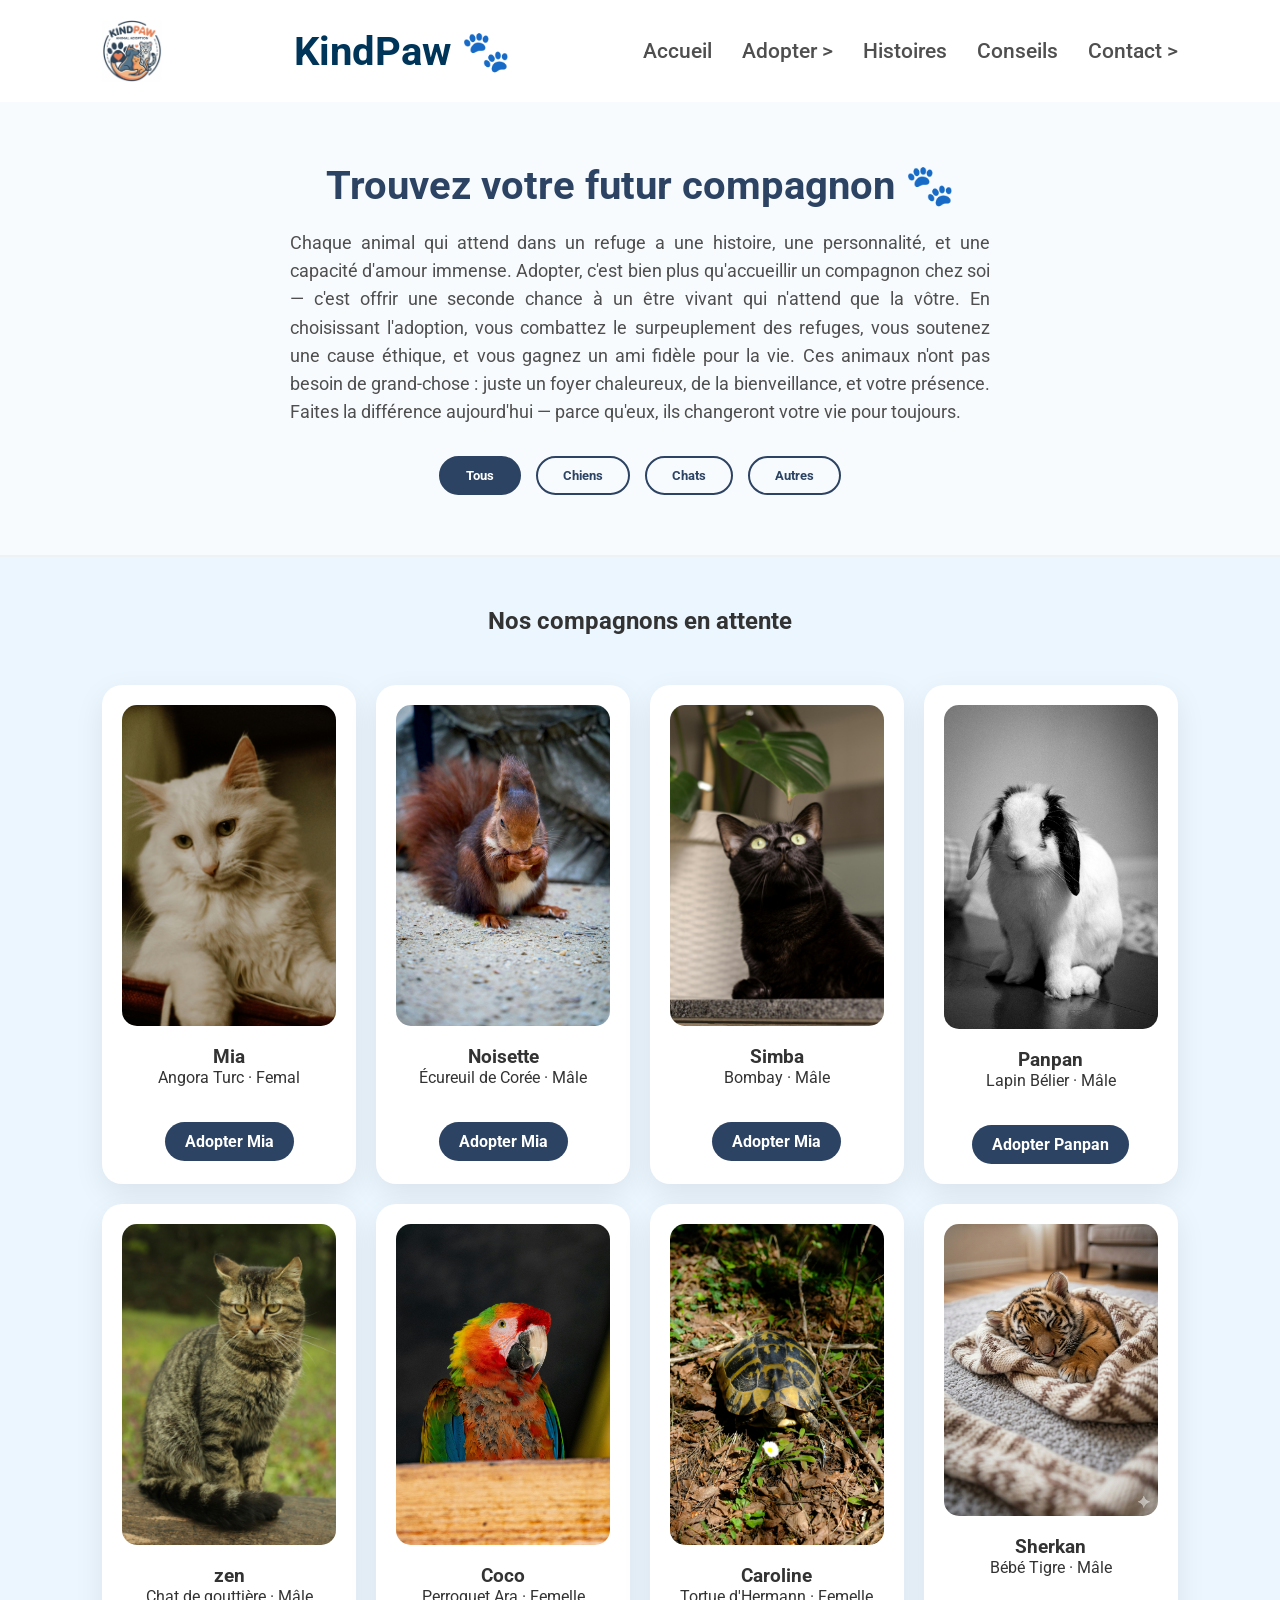
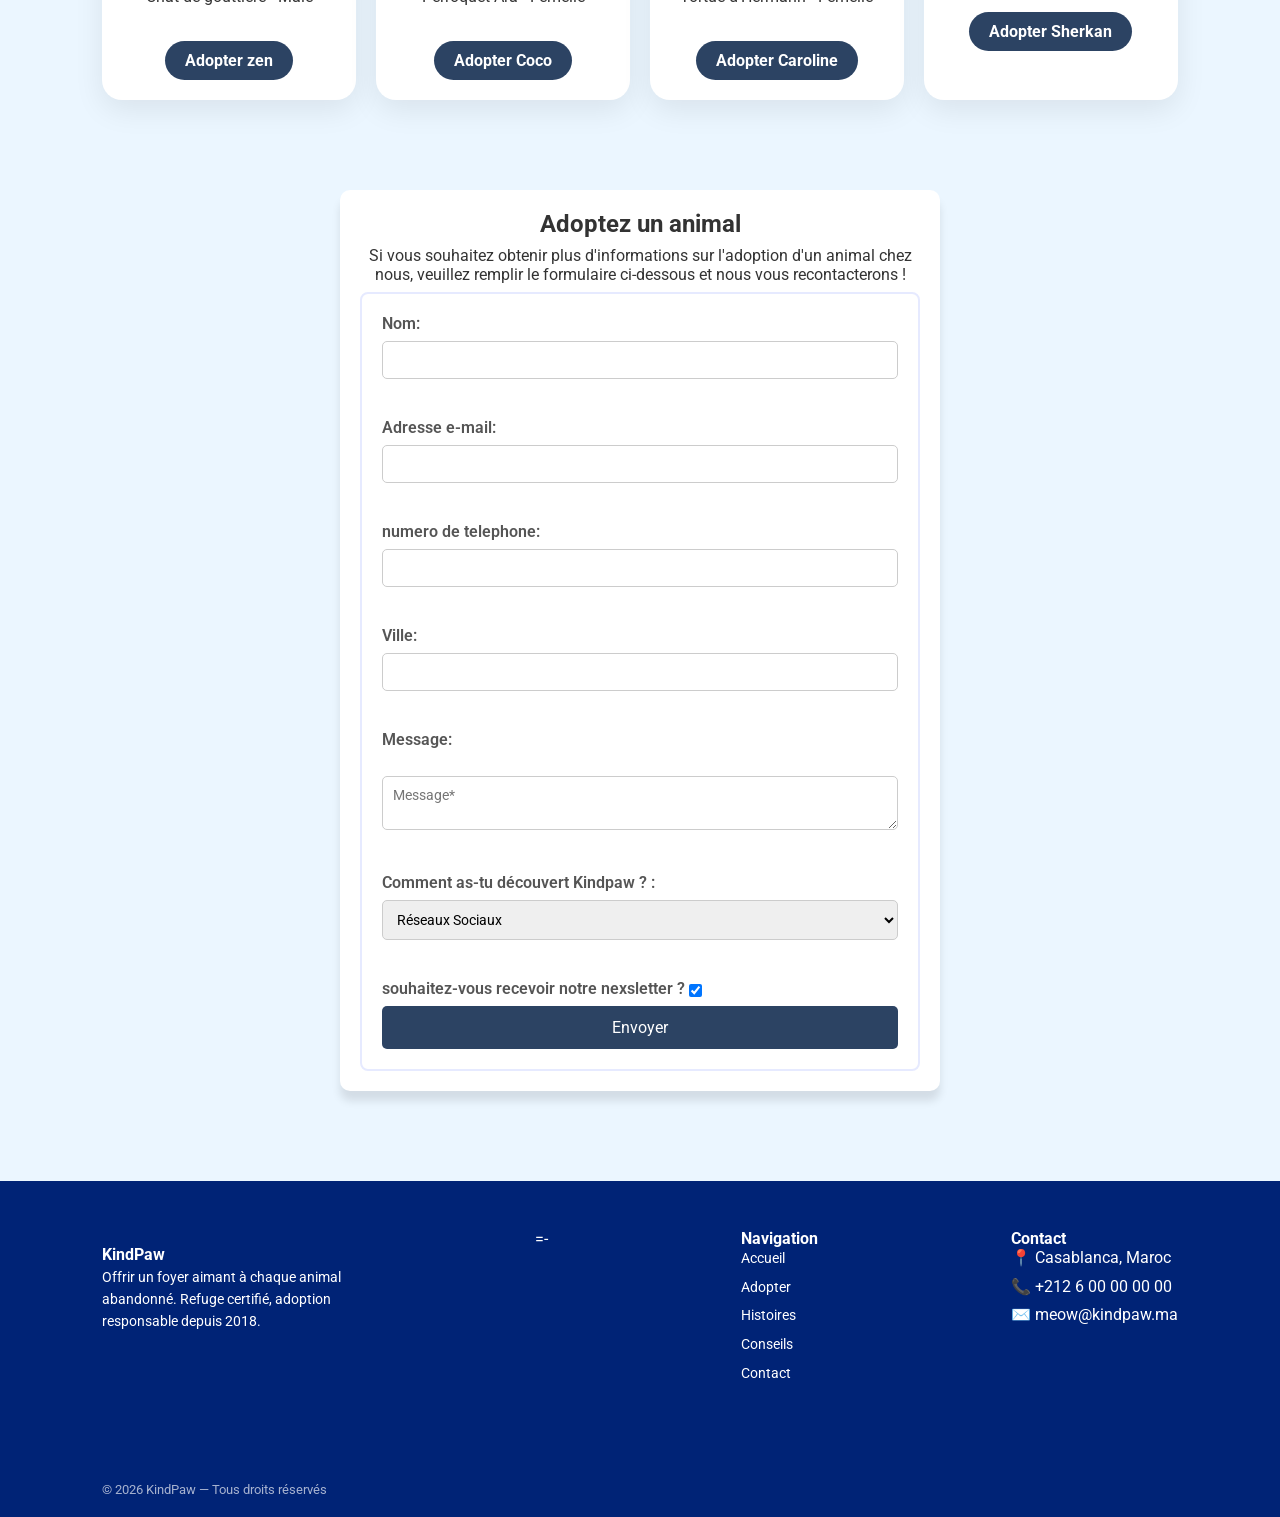
<file: HTML/adoption.html>
<!DOCTYPE html>
<html lang="en">
<head>
    <meta charset="UTF-8">
    <title>KindPaw-Adoption</title>
    <link rel="stylesheet" href="../CSS/style.css">
    <meta name="viewport" content="width=device-width, initial-scale=1.0">
</head>
<body>
    <header>
        <img src= "../logo1.png" alt="logo" >
        <h1 >KindPaw 🐾</h1>
        <div class="menu-toggle" id="mobile-menu">   <!--menu button -->
            <span class="bar"></span>
            <span class="bar"></span>
            <span class="bar"></span>
        </div>
        <nav id="nav-links">
            <ul type="" >
                <li class="dropdown">
                    <a href="../index.html">Accueil</a>
                </li>
                <li class="dropdown">
                    <a href="#">Adopter ></a>
                    <ul class="dropdown-content">
                        <li><a href="adoption.html">Adopter </a></li>
                        <li><a href="../index.html">chat</a></li>
                        <li><a href="../index.html">lappin</a></li>
                        <li><a href="../index.html">tiger</a></li>
                        <li><a href="../index.html">torture</a></li>
                    </ul>
                </li>
                <li class="dropdown">
                    <a href="success.html">Histoires</a>
                </li>
                <li class="dropdown">
                    <a href="conseils.html">Conseils</a>
                </li>
                <li class="dropdown">
                    <a href="#">Contact ></a>
                    <ul class="dropdown-content">
                        <li><a href="contact.html">Contact </a></li>
                        <li><a href="inerPages/faq.html">FAQ</a></li>
                        <li><a href="inerPages/support.html">Signaler un animal</a></li>
                    </ul>
                </li>
            </ul>
        </nav>
    </header>
    <main>
        <section class="adoption-intro">
            <div class="intro-content">
                <h1>Trouvez votre futur compagnon 🐾</h1>
                <p>
                    Chaque animal qui attend dans un refuge a une histoire, une personnalité, et une capacité d'amour immense.
                    Adopter, c'est bien plus qu'accueillir un compagnon chez soi — c'est offrir une seconde chance à un être vivant qui n'attend que la vôtre.
                    En choisissant l'adoption, vous combattez le surpeuplement des refuges, vous soutenez une cause éthique, 
                    et vous gagnez un ami fidèle pour la vie. Ces animaux n'ont pas besoin de grand-chose : juste un foyer chaleureux, de la bienveillance,
                    et votre présence.
                    Faites la différence aujourd'hui — parce qu'eux, ils changeront votre vie pour toujours.
                </p>
            </div>
            <div class="filter-container">
                <button class="filter-btn active">Tous</button>
                <button class="filter-btn">Chiens</button>
                <button class="filter-btn">Chats</button>
                <button class="filter-btn">Autres</button>
            </div>
        </section>
        <section class="Cartes">
            <h2>Nos compagnons en attente</h2>
            <div class="pet-card">
                <img class="pet-image" src= "pets/pet1.jpg" alt="Mia"  >
                <div class="pet-info">
                    <h3 class="pet-name">Mia</h3>
                    <p class="pet-breed">Angora Turc &middot; Femal</p>
                </div>
                <a href="#" class="btn-adopt">Adopter Mia</a>
            </div>
            <div class="pet-card">
                <img class="pet-image" src="pets/pet2.jpg" alt="Noisette" >
                <div class="pet-info">
                    <h3 class="pet-name">Noisette</h3>
                    <p class="pet-breed">Écureuil de Corée &middot; Mâle</p>
                </div>
                <a href="#" class="btn-adopt">Adopter Mia</a>
            </div>
            <div class="pet-card">
                <img class="pet-image" src= "pets/pet3.jpg" alt="Simba" >
                <div class="pet-info">
                    <h3 class="pet-name">Simba</h3>
                    <p class="pet-breed">Bombay &middot; Mâle</p>
                </div>
                <a href="#" class="btn-adopt">Adopter Mia</a>
            </div>
            <!-- Section : Petits Mammifères (Lapins et Écureuils) -->
            <div class="pet-card">
                <img class="pet-image" src="pets/pet4.jpg" alt="Panpan">
                <div class="pet-info">
                    <h3 class="pet-name">Panpan</h3>
                    <p class="pet-breed">Lapin Bélier &middot; Mâle</p>
                </div>
                <a href="#" class="btn-adopt">Adopter Panpan</a>
            </div>

            <div class="pet-card">
                <img class="pet-image" src="pets/pet5.jpg" alt="Noisette">
                <div class="pet-info">
                    <h3 class="pet-name">zen</h3>
                    <p class="pet-breed">Chat de gouttière &middot; Mâle</p>
                </div>
                <a href="#" class="btn-adopt">Adopter zen</a>
            </div>

            <!-- Section : Oiseaux et Reptiles -->
            <div class="pet-card">
                <img class="pet-image" src="pets/pet6.jpg" alt="Coco">
                <div class="pet-info">
                    <h3 class="pet-name">Coco</h3>
                    <p class="pet-breed">Perroquet Ara &middot; Femelle</p>
                </div>
                <a href="#" class="btn-adopt">Adopter Coco</a>
            </div>

            <div class="pet-card">
                <img class="pet-image" src="pets/pet7.jpg" alt="Tortue">
                <div class="pet-info">
                    <h3 class="pet-name">Caroline</h3>
                    <p class="pet-breed">Tortue d'Hermann &middot; Femelle</p>
                </div>
                <a href="#" class="btn-adopt">Adopter Caroline</a>
            </div>

            <!-- Section : Animaux Exotiques (Bébés Tigres / Félins) -->
            <div class="pet-card">
                <img class="pet-image" src="pets/pet8.png" alt="Sherkan">
                <div class="pet-info">
                    <h3 class="pet-name">Sherkan</h3>
                    <p class="pet-breed">Bébé Tigre &middot; Mâle</p>
                </div>
                <a href="#" class="btn-adopt">Adopter Sherkan</a>
            </div>
        </section>
        <section class="adopt-form">
            <h2>Adoptez un animal</h2>
                <p>Si vous souhaitez obtenir plus d'informations sur l'adoption d'un animal chez nous, veuillez remplir le formulaire ci-dessous et nous vous recontacterons !</p>
            <form action="" method="get" accept-charset="utf-8">
                <fieldset>                
                <!--Nom-->
                <label for="Nom">Nom:</label>
                <input type="text" id="Nom" class="cas" name="Nom" pattern="^[A-za-z]+(\s[A-za-z]+){0,2}$" maxlength="100" required><br><br>
                <!--Adresse e-mail -->
                <label for="email">Adresse e-mail:</label>
                <input type="email" id="email" class="cas" name="email" pattern=".@uca\.ac\.ma$"required><br><br>
                <!--numero de telephone-->
                <label for="number">numero de telephone:</label>
                <input type="tel" id="number" class="cas" name="number" pattern="(^0[567]\d{8}$)|(^(\+212)[567]\d{8}$)"required><br><br>
                <!--ville-->
                <label for="Ville">Ville:</label>
                <input type="text" id="Ville" class="cas" name="Ville" pattern="^[A-za-z]+(\s[A-za-z]+){0,2}$" maxlength="100" required><br><br>
 
                <!--message-->
                <label for="desc">Message:</label><br>
                <textarea id="desc" class="cas" name="desc" maxlength="500" placeholder="Message*"></textarea><br><br>
                <!--Competence-->
                <label for="find">Comment as-tu découvert Kindpaw ? :</label>
                <select id="find" class="cas" name="find" required >
                    <option value="rs" >Réseaux Sociaux</option>
                    <option value="rg">Recherche Google</option>
                    <option value="ev">Événement de bienfaisance</option>
                    <option value="autre" >autre</option>
                </select><br><br>

                <!--newsletter-->
                <label for="newsletter">souhaitez-vous recevoir notre nexsletter ?</label>
                <input type="checkbox" id="newsletter" name="newsletter" checked>
                <button type="submit">Envoyer</button>
                </fieldset>
            </form>
        </section>
    </main>
    <script src="../JS/menu.js"></script>
</body>
<footer>
        <div class="footer-top">
            <div class="footer-brand-desc">
                <p >
                    <h3><b>KindPaw</b></h3>
                    Offrir un foyer aimant à chaque animal abandonné.
                    Refuge certifié, adoption responsable depuis 2018.
                </p>
            </div>=-
            
            <div class="footer-links-group">
                <h4>Navigation</h4>
                <ul>
                    <li><a href="index.html">Accueil</a></li>
                    <li><a href="adoption.html">Adopter</a></li>
                    <li><a href="success.html">Histoires</a></li>
                    <li><a href="conseils.html">Conseils</a></li>
                    <li><a href="contact.html">Contact</a></li>
                </ul>
            </div>
            <div class="footer-links-group">
                <h4>Contact</h4>
                <ul>
                    <li>📍 Casablanca, Maroc</li>
                    <li>📞 +212 6 00 00 00 00</li>
                    <li>✉️ meow@kindpaw.ma</li>
                </ul>
            </div>
        </div>
        <div class="footer-bottom">
            <p>&copy; 2026 KindPaw — Tous droits réservés</p>
        </div>
</footer>
</html>
</file>
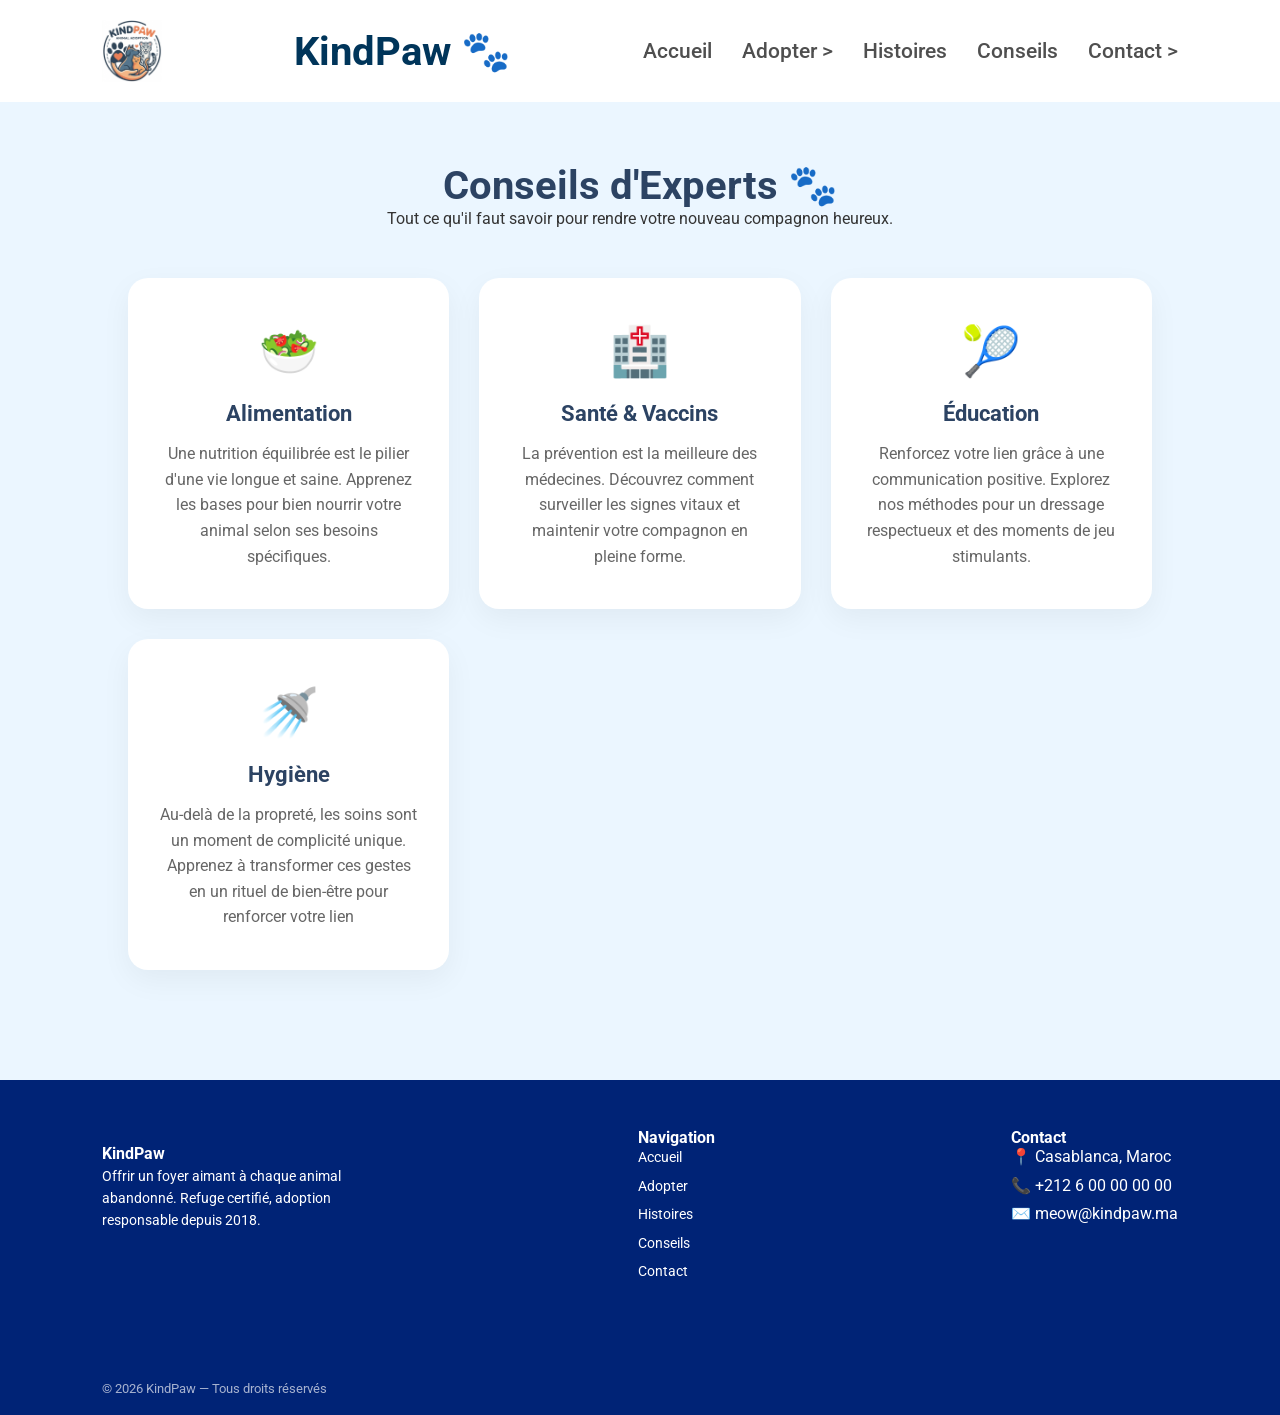
<file: HTML/conseils.html>
<!DOCTYPE html>
<html lang="en">
<head>
    <meta charset="UTF-8">
    <title>KindPaw-Adoption</title>
    <link rel="stylesheet" href="../CSS/style.css">
</head>
<body>
    <header>
        <img src= "../logo1.png" alt="logo" >
        <h1 >KindPaw 🐾</h1>
        <div class="menu-toggle" id="mobile-menu">   <!--menu button -->
            <span class="bar"></span>
            <span class="bar"></span>
            <span class="bar"></span>
        </div>
        <nav id="nav-links">
            <ul type="" >
                <li class="dropdown">
                    <a href="../index.html">Accueil</a>
                </li>
                <li class="dropdown">
                    <a href="#">Adopter ></a>
                    <ul class="dropdown-content">
                        <li><a href="adoption.html">Adopter </a></li>
                        <li><a href="../index.html">chat</a></li>
                        <li><a href="../index.html">lappin</a></li>
                        <li><a href="../index.html">tiger</a></li>
                        <li><a href="../index.html">torture</a></li>
                    </ul>
                </li>
                <li class="dropdown">
                    <a href="success.html">Histoires</a>
                </li>
                <li class="dropdown">
                    <a href="conseils.html">Conseils</a>
                </li>
                <li class="dropdown">
                    <a href="#">Contact ></a>
                    <ul class="dropdown-content">
                        <li><a href="contact.html">Contact </a></li>
                        <li><a href="inerPages/faq.html">FAQ</a></li>
                        <li><a href="inerPages/support.html">Signaler un animal</a></li>
                    </ul>
                </li>
            </ul>
        </nav>    
    </header>
    <main class="tips-page">
        <div class="tips-hero">
            <h1>Conseils d'Experts 🐾</h1>
            <p>Tout ce qu'il faut savoir pour rendre votre nouveau compagnon heureux.</p>
        </div>

        <div class="tips-container">
            <!--Alimentation -->
            <a href="../index.html" class="tips-a">
                <div class="tip-box">
                    <div class="tip-icon">🥗</div>
                    <h3>Alimentation</h3>
                    <p>Une nutrition équilibrée est le pilier d'une vie longue et saine. 
                    Apprenez les bases pour bien nourrir votre animal selon ses besoins spécifiques.</p>
                </div>
            </a>
            

            <!--Santé & Vaccins-->
            <a href="../index.html" class="tips-a">
                <div class="tip-box">
                    <div class="tip-icon">🏥</div>
                    <h3>Santé & Vaccins</h3>
                    <p>La prévention est la meilleure des médecines.
                    Découvrez comment surveiller les signes vitaux et maintenir votre compagnon en pleine forme.</p>
                </div>
            </a>
            

            <!--Éducation-->
            <a href="../index.html" class="tips-a">
                <div class="tip-box">
                    <div class="tip-icon">🎾</div>
                    <h3>Éducation</h3>
                    <p>Renforcez votre lien grâce à une communication positive.
                    Explorez nos méthodes pour un dressage respectueux et des moments de jeu stimulants.</p>
                </div>
            </a>
            

            <!--Hygiène-->
            <a href="../index.html" class="tips-a">
                <div class="tip-box">
                    <div class="tip-icon">🚿</div>
                    <h3>Hygiène</h3>
                    <p>Au-delà de la propreté, les soins sont un moment de complicité unique.
                        Apprenez à transformer ces gestes en un rituel de bien-être pour renforcer votre lien</p>
                </div>
            </a>
            
        </div>
    </main>
    <script src="../JS/menu.js"></script>
</body>
<footer>
        <div class="footer-top">
            <div class="footer-brand-desc">
                <p >
                    <h3><b>KindPaw</b></h3>
                    Offrir un foyer aimant à chaque animal abandonné.
                    Refuge certifié, adoption responsable depuis 2018.
                </p>
            </div>
            
            <div class="footer-links-group">
                <h4>Navigation</h4>
                <ul>
                    <li><a href="index.html">Accueil</a></li>
                    <li><a href="adoption.html">Adopter</a></li>
                    <li><a href="success.html">Histoires</a></li>
                    <li><a href="conseils.html">Conseils</a></li>
                    <li><a href="contact.html">Contact</a></li>
                </ul>
            </div>
            <div class="footer-links-group">
                <h4>Contact</h4>
                <ul>
                    <li>📍 Casablanca, Maroc</li>
                    <li>📞 +212 6 00 00 00 00</li>
                    <li>✉️ meow@kindpaw.ma</li>
                </ul>
            </div>
        </div>
        <div class="footer-bottom">
            <p>&copy; 2026 KindPaw — Tous droits réservés</p>
        </div>
</footer>
</html>
</file>
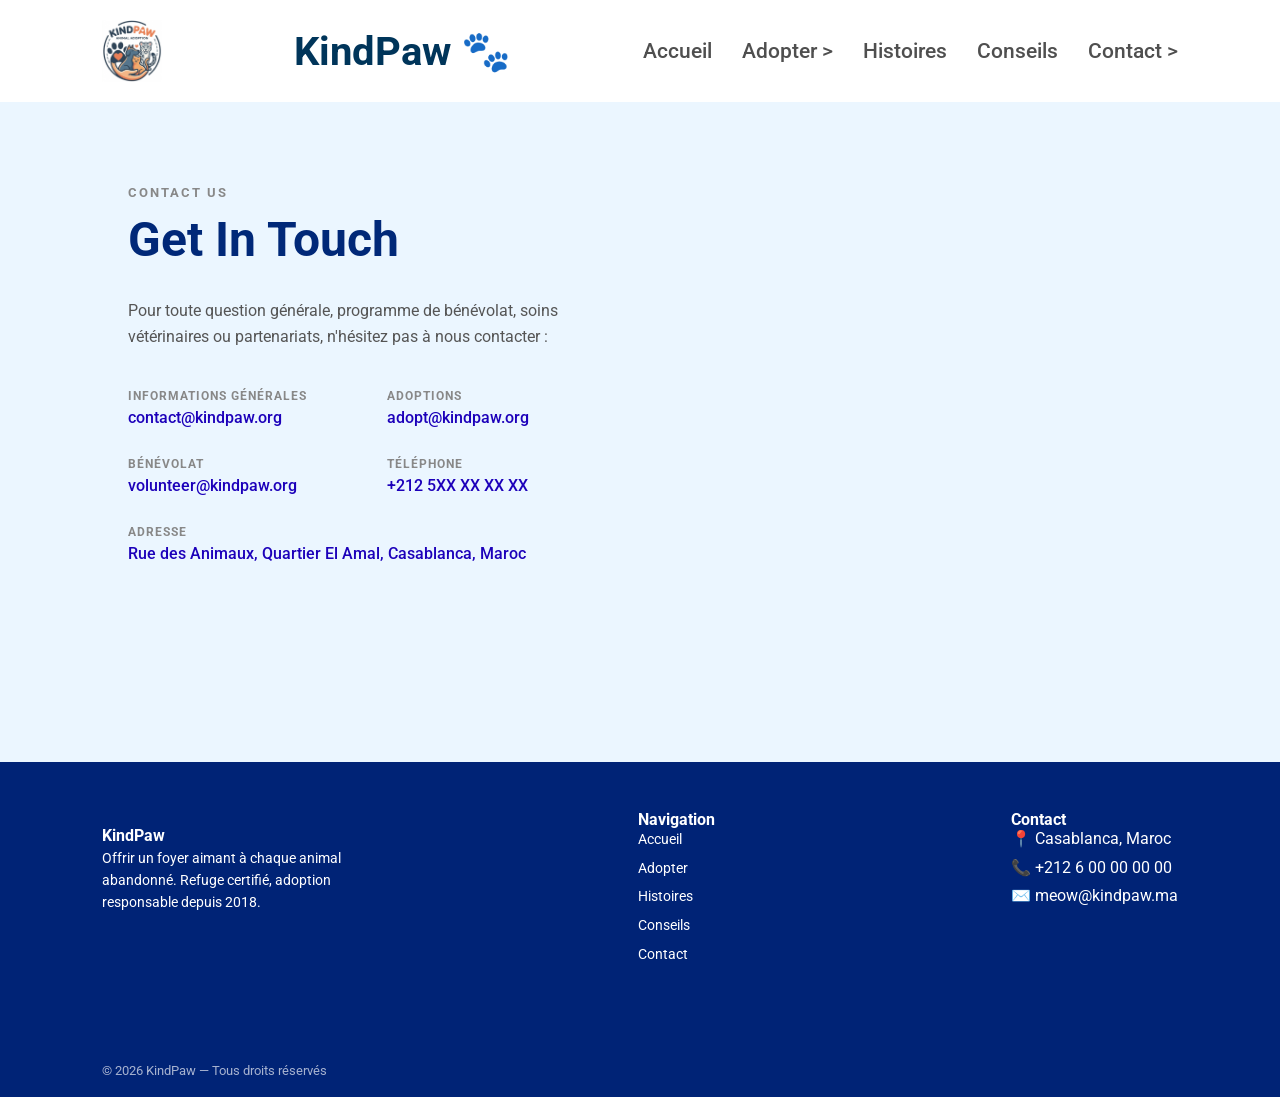
<file: HTML/contact.html>
<!DOCTYPE html>
<html lang="en">
<head>
    <meta charset="UTF-8">
    <title>KindPaw-Adoption</title>
    <link rel="stylesheet" href="../CSS/style.css">
</head>
<body>
    <header>
        <img src= "../logo1.png" alt="logo" >
        <h1 >KindPaw 🐾</h1>
        <div class="menu-toggle" id="mobile-menu">   <!--menu button -->
            <span class="bar"></span>
            <span class="bar"></span>
            <span class="bar"></span>
        </div>
        <nav id="nav-links">
            <ul type="" >
                <li class="dropdown">
                    <a href="../index.html">Accueil</a>
                </li>
                <li class="dropdown">
                    <a href="#">Adopter ></a>
                    <ul class="dropdown-content">
                        <li><a href="adoption.html">Adopter </a></li>
                        <li><a href="../index.html">chat</a></li>
                        <li><a href="../index.html">lappin</a></li>
                        <li><a href="../index.html">tiger</a></li>
                        <li><a href="../index.html">torture</a></li>
                    </ul>
                </li>
                <li class="dropdown">
                    <a href="success.html">Histoires</a>
                </li>
                <li class="dropdown">
                    <a href="conseils.html">Conseils</a>
                </li>
                <li class="dropdown">
                    <a href="#">Contact ></a>
                    <ul class="dropdown-content">
                        <li><a href="contact.html">Contact </a></li>
                        <li><a href="inerPages/faq.html">FAQ</a></li>
                        <li><a href="inerPages/support.html">Signaler un animal</a></li>
                    </ul>
                </li>
            </ul>
        </nav>
    </header>
    <main class="contact-page">
        <section class="contact-section">
            <div class="contact-container">
                <div class="contact-info">
                    <span class="sub-title">CONTACT US</span>
                    <h1 class="main-title">Get In Touch</h1>
                    <p class="description">
                        Pour toute question générale, programme de bénévolat, soins vétérinaires ou partenariats,
                         n'hésitez pas à nous contacter :
                    </p>

                    <div class="info-grid">
                        <div class="info-item">
                            <h4>INFORMATIONS GÉNÉRALES</h4>
                            <p>contact@kindpaw.org</p>
                        </div>
                        <div class="info-item">
                            <h4>ADOPTIONS</h4>
                            <p>adopt@kindpaw.org</p>
                        </div>
                        <div class="info-item">
                            <h4>BÉNÉVOLAT</h4>
                            <p>volunteer@kindpaw.org</p>
                        </div>
                        <div class="info-item">
                            <h4>TÉLÉPHONE</h4>
                            <p>+212 5XX XX XX XX</p>
                        </div>
                    </div>

                    <div class="address-section">
                        <h4>ADRESSE</h4>
                        <p>Rue des Animaux, Quartier El Amal, Casablanca, Maroc</p>
                    </div>
                </div>
                <div class="contact-map">
                    <iframe 
                        src="https://www.google.com/maps/embed?pb=!1m18!1m12!1m3!1d3323.8463572203767!2d-7.632562!3d33.583!2m3!1f0!2f0!3f0!3m2!1i1024!2i768!4f13.1!3m3!1m2!1s0x0%3A0x0!2zMzPCsDM0JzU4LjgiTiA3wrAzNyc1Ny4yIlc!5e0!3m2!1sfr!2sma!4v1700000000000!5m2!1sfr!2sma" 
                        width="100%" height="450" style="border:0; border-radius: 15px;" allowfullscreen="" loading="lazy">
                    </iframe>
                </div>
            </div>
        </section>
    </main>
    <script src="../JS/menu.js"></script>
</body>
<footer>
        <div class="footer-top">
            <div class="footer-brand-desc">
                <p >
                    <h3><b>KindPaw</b></h3>
                    Offrir un foyer aimant à chaque animal abandonné.
                    Refuge certifié, adoption responsable depuis 2018.
                </p>
            </div>
            
            <div class="footer-links-group">
                <h4>Navigation</h4>
                <ul>
                    <li><a href="index.html">Accueil</a></li>
                    <li><a href="adoption.html">Adopter</a></li>
                    <li><a href="success.html">Histoires</a></li>
                    <li><a href="conseils.html">Conseils</a></li>
                    <li><a href="contact.html">Contact</a></li>
                </ul>
            </div>
            <div class="footer-links-group">
                <h4>Contact</h4>
                <ul>
                    <li>📍 Casablanca, Maroc</li>
                    <li>📞 +212 6 00 00 00 00</li>
                    <li>✉️ meow@kindpaw.ma</li>
                </ul>
            </div>
        </div>
        <div class="footer-bottom">
            <p>&copy; 2026 KindPaw — Tous droits réservés</p>
        </div>
</footer>
</html>
</file>
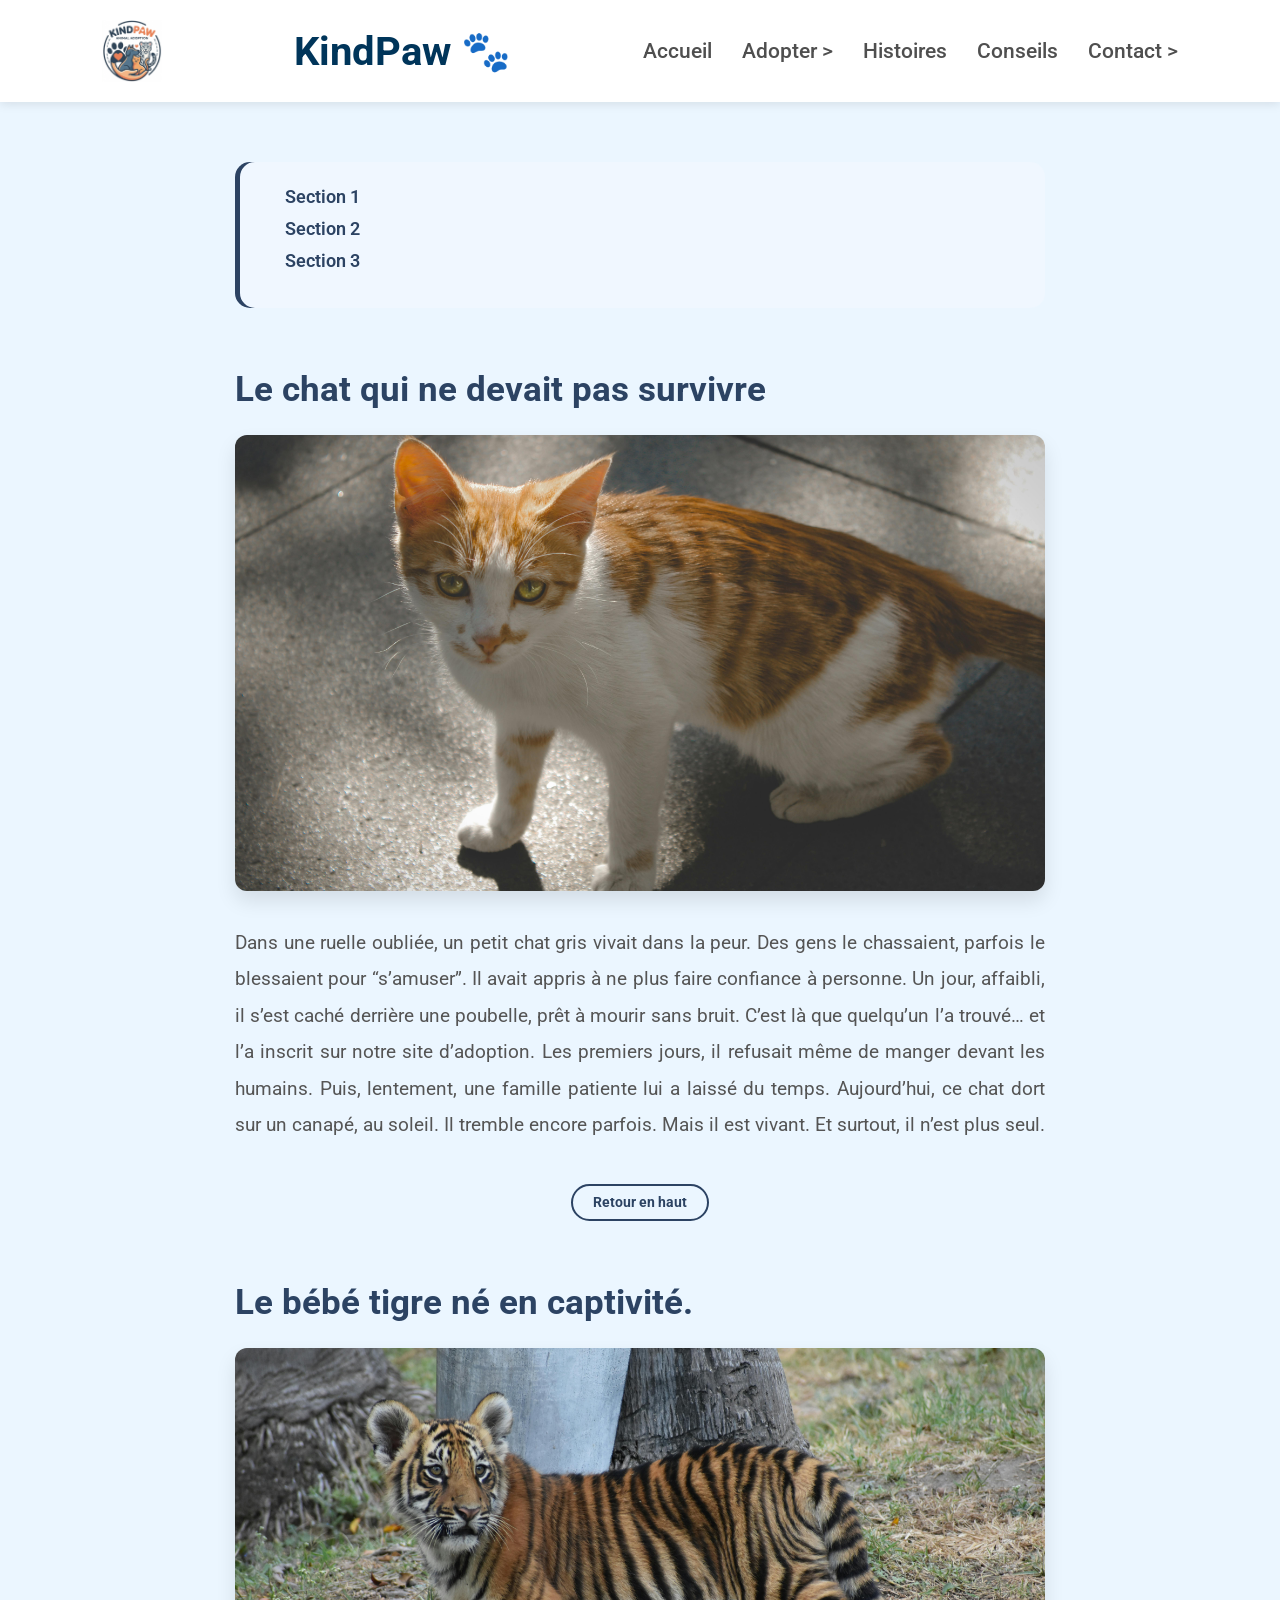
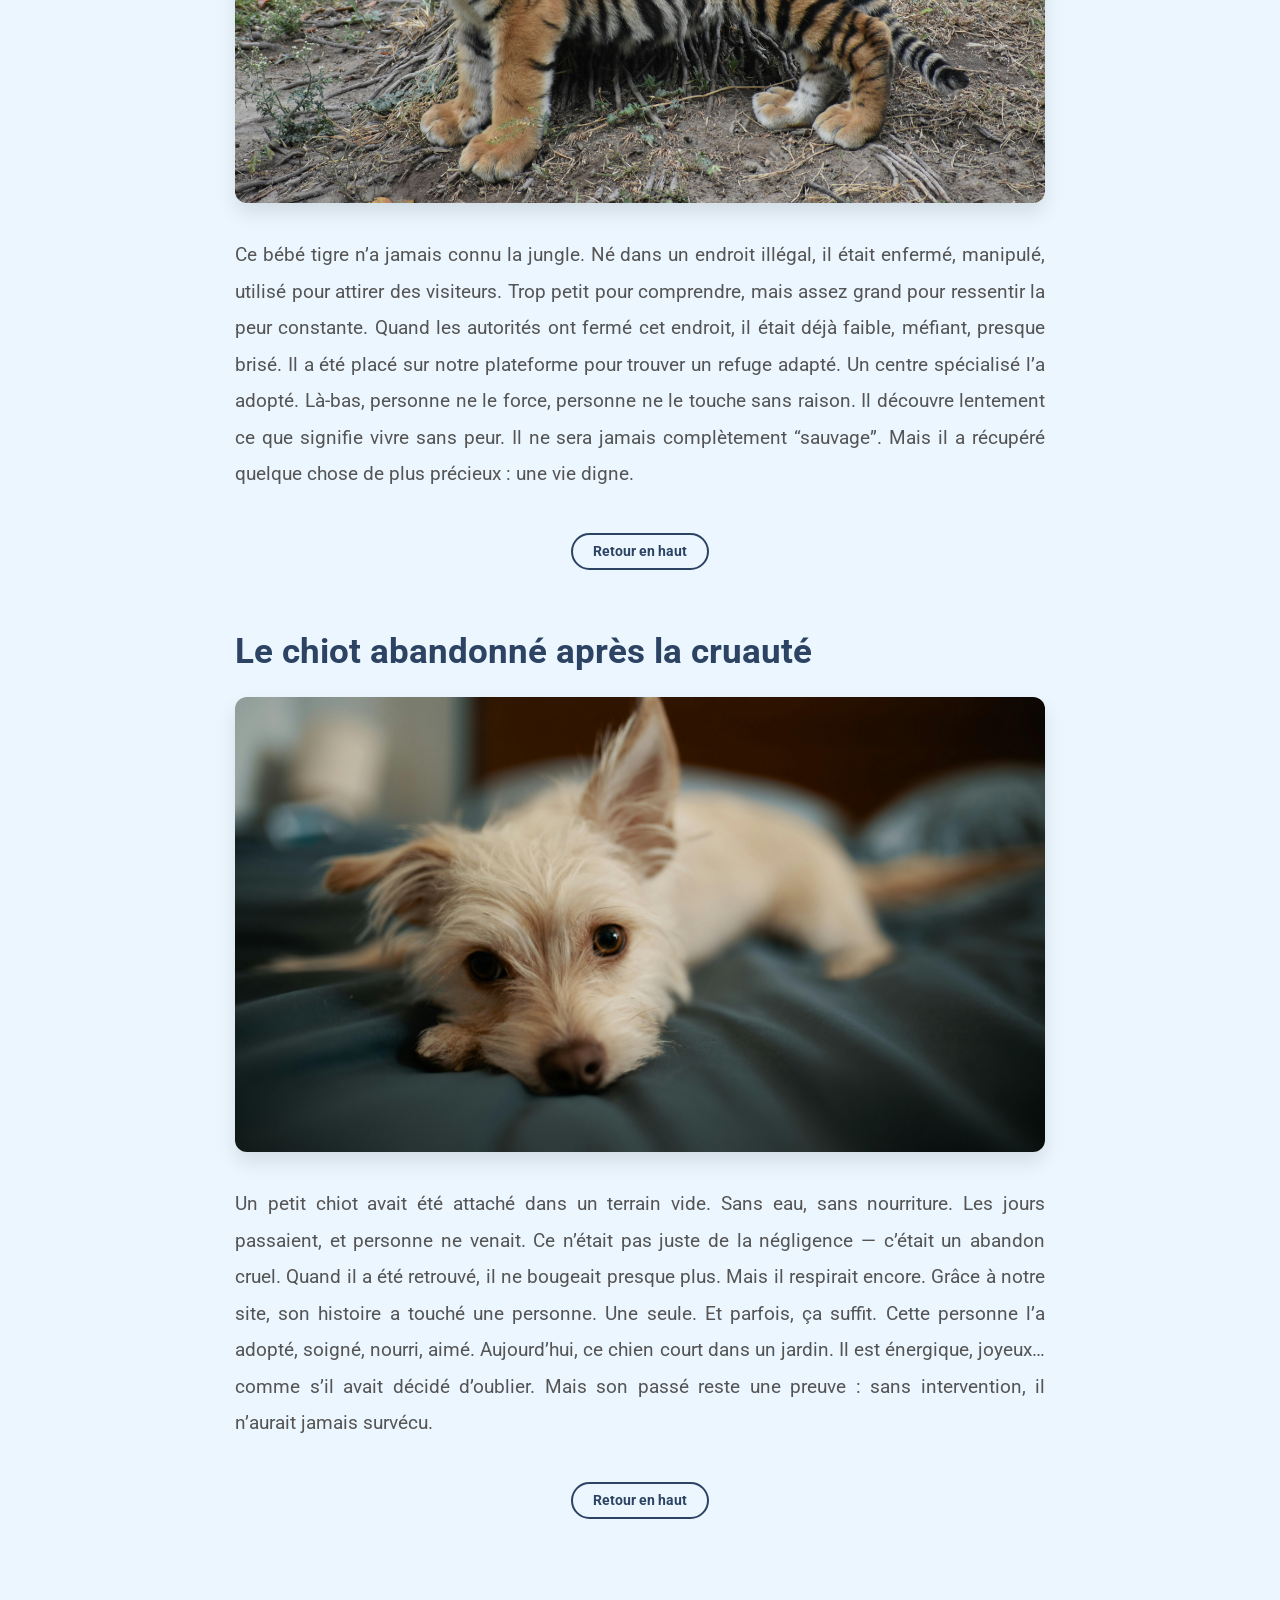
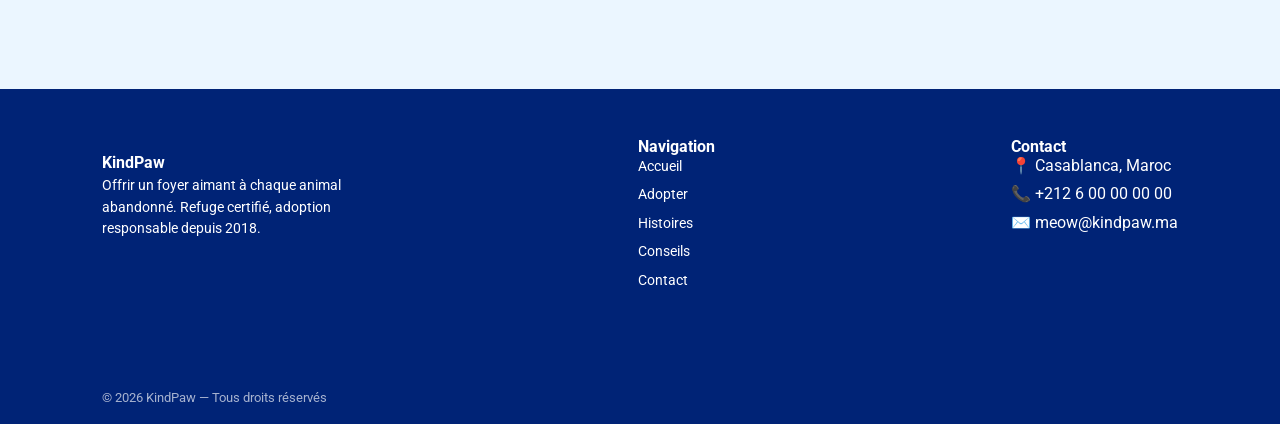
<file: HTML/success.html>
<!DOCTYPE html>
<html lang="en">
<head>
    <meta charset="UTF-8">
    <title>KindPaw-Adoption</title>
    <link rel="stylesheet" href="../CSS/style.css">
</head>
<body>
    <header>
        <img src= "../logo1.png" alt="logo" >
        <h1 >KindPaw 🐾</h1>
        <div class="menu-toggle" id="mobile-menu">   <!--menu button -->
            <span class="bar"></span>
            <span class="bar"></span>
            <span class="bar"></span>
        </div>
        
        <nav id="nav-links">
            <ul type="" >
                <li class="dropdown">
                    <a href="../index.html">Accueil</a>
                </li>
                <li class="dropdown">
                    <a href="#">Adopter ></a>
                    <ul class="dropdown-content">
                        <li><a href="adoption.html">Adopter </a></li>
                        <li><a href="../index.html">chat</a></li>
                        <li><a href="../index.html">lappin</a></li>
                        <li><a href="../index.html">tiger</a></li>
                        <li><a href="../index.html">torture</a></li>
                    </ul>
                </li>
                <li class="dropdown">
                    <a href="success.html">Histoires</a>
                </li>
                <li class="dropdown">
                    <a href="conseils.html">Conseils</a>
                </li>
                <li class="dropdown">
                    <a href="#">Contact ></a>
                    <ul class="dropdown-content">
                        <li><a href="contact.html">Contact </a></li>
                        <li><a href="inerPages/faq.html">FAQ</a></li>
                        <li><a href="inerPages/support.html">Signaler un animal</a></li>
                    </ul>
                </li>
            </ul>
        </nav>
    </header>
    <main  class="main-storyPage"  id="top">
            <ul type="circle">  
                <li><a href="#Section1">Section 1 </a></li> 
                <li><a href="#Section2">Section 2 </a></li>
                <li><a href="#Section3">Section 3 </a></li>
            </ul>
            <section>
                <h3 id="Section1">Le chat qui ne devait pas survivre </h3>
                <img src= "pets/story1.jpg" alt="" >
                <p>Dans une ruelle oubliée, un petit chat gris vivait dans la peur. Des gens le chassaient, parfois le blessaient pour “s’amuser”.
                Il avait appris à ne plus faire confiance à personne. Un jour, affaibli, il s’est caché derrière une poubelle, prêt à mourir sans bruit.
                C’est là que quelqu’un l’a trouvé… et l’a inscrit sur notre site d’adoption. Les premiers jours,
                il refusait même de manger devant les humains. Puis, lentement, une famille patiente lui a laissé du temps.
                Aujourd’hui, ce chat dort sur un canapé, au soleil. Il tremble encore parfois. Mais il est vivant. Et surtout, il n’est plus seul.
                </p>
                <a href="#top">Retour en haut</a>
            </section>
            <section>
                <h3 id="Section2">Le bébé tigre né en captivité. </h3>
                <img src= "pets/story2.jpg" alt=""  >
                <p>Ce bébé tigre n’a jamais connu la jungle. Né dans un endroit illégal, il était enfermé, manipulé, utilisé pour attirer des visiteurs.
                Trop petit pour comprendre, mais assez grand pour ressentir la peur constante.
                Quand les autorités ont fermé cet endroit, il était déjà faible, méfiant, presque brisé.
                Il a été placé sur notre plateforme pour trouver un refuge adapté.
                Un centre spécialisé l’a adopté. Là-bas, personne ne le force, personne ne le touche sans raison.
                Il découvre lentement ce que signifie vivre sans peur.
                Il ne sera jamais complètement “sauvage”. Mais il a récupéré quelque chose de plus précieux : une vie digne.
                </p>
                <a href="#top">Retour en haut</a>
            </section>
            <section>
                <h3 id="Section3">Le chiot abandonné après la cruauté</h3>
                <img src= "pets/story3.jpg" alt="" >
                <p>Un petit chiot avait été attaché dans un terrain vide. Sans eau, sans nourriture. Les jours passaient, et personne ne venait.
                Ce n’était pas juste de la négligence — c’était un abandon cruel.
                Quand il a été retrouvé, il ne bougeait presque plus. Mais il respirait encore.
                Grâce à notre site, son histoire a touché une personne. Une seule. Et parfois, ça suffit.
                Cette personne l’a adopté, soigné, nourri, aimé. Aujourd’hui, ce chien court dans un jardin. Il est énergique, joyeux… comme s’il avait décidé d’oublier.
                Mais son passé reste une preuve : sans intervention, il n’aurait jamais survécu.
                </p>
                <a href="#top">Retour en haut</a>
            </section>
    </main>
    <script src="../JS/menu.js"></script>
</body>
<footer>
        <div class="footer-top">
            <div class="footer-brand-desc">
                <p >
                    <h3><b>KindPaw</b></h3>
                    Offrir un foyer aimant à chaque animal abandonné.
                    Refuge certifié, adoption responsable depuis 2018.
                </p>
            </div>
            
            <div class="footer-links-group">
                <h4>Navigation</h4>
                <ul>
                    <li><a href="index.html">Accueil</a></li>
                    <li><a href="adoption.html">Adopter</a></li>
                    <li><a href="success.html">Histoires</a></li>
                    <li><a href="conseils.html">Conseils</a></li>
                    <li><a href="contact.html">Contact</a></li>
                </ul>
            </div>
            <div class="footer-links-group">
                <h4>Contact</h4>
                <ul>
                    <li>📍 Casablanca, Maroc</li>
                    <li>📞 +212 6 00 00 00 00</li>
                    <li>✉️ meow@kindpaw.ma</li>
                </ul>
            </div>
        </div>
        <div class="footer-bottom">
            <p>&copy; 2026 KindPaw — Tous droits réservés</p>
        </div>
</footer>
</html>
</file>
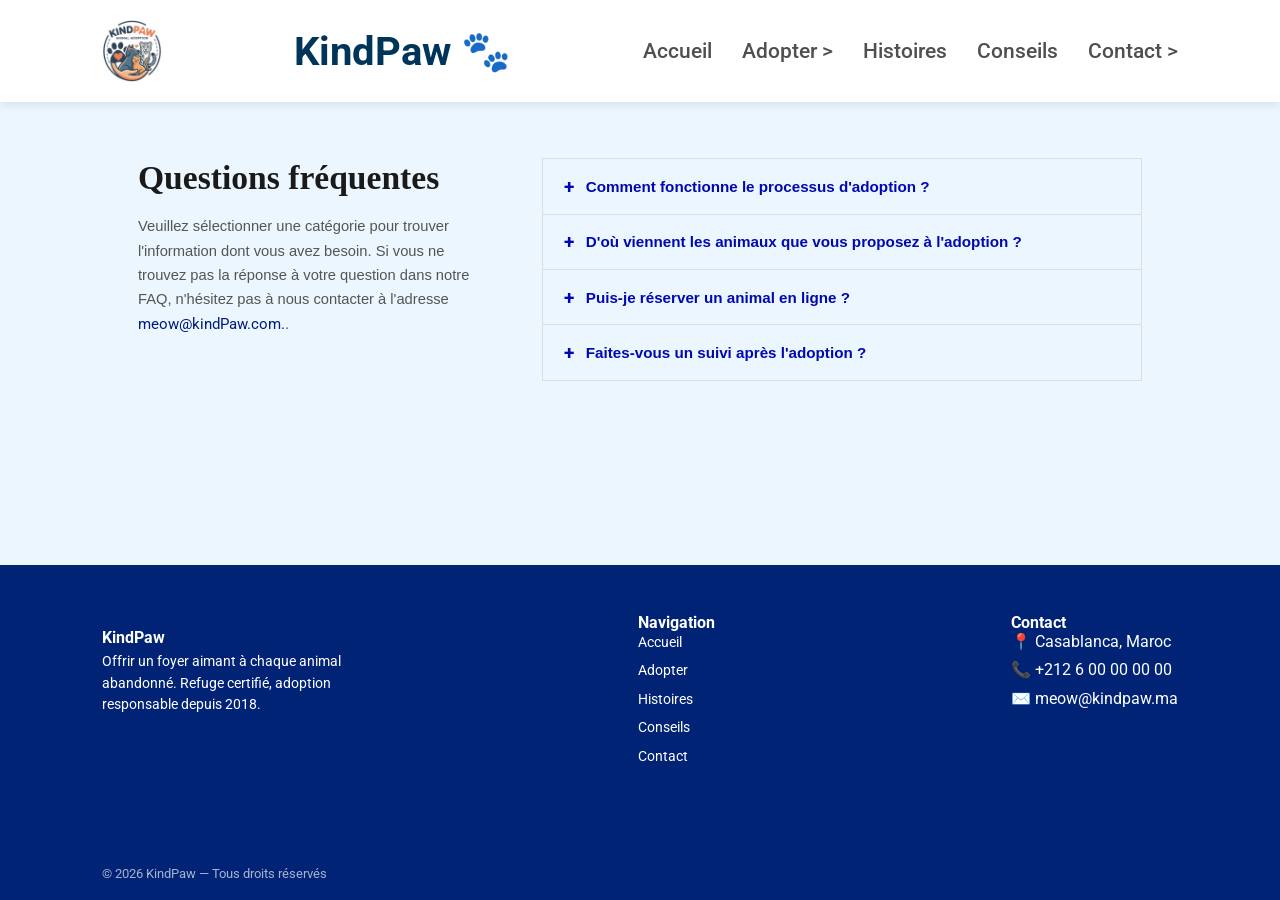
<file: HTML/inerPages/faq.html>
<!DOCTYPE html>
<html lang="en">
<head>
    <meta charset="UTF-8">
    <title>KindPaw-Adoption</title>
    <link rel="stylesheet" href="../../CSS/style.css">
</head>
<body>
    <header>
        <img src= "../../logo1.png" alt="logo" >
        <h1 >KindPaw 🐾</h1>
        <div class="menu-toggle" id="mobile-menu">   <!--menu button -->
            <span class="bar"></span>
            <span class="bar"></span>
            <span class="bar"></span>
        </div>
        
        <nav id="nav-links">
            <ul type="" >
                <li class="dropdown">
                    <a href="../../index.html">Accueil</a>
                </li>
                <li class="dropdown">
                    <a href="#">Adopter ></a>
                    <ul class="dropdown-content">
                        <li><a href="../adoption.html">Adopter </a></li>
                        <li><a href="../../index.html">chat</a></li>
                        <li><a href="../../index.html">lappin</a></li>
                        <li><a href="../../index.html">tiger</a></li>
                        <li><a href="../../index.html">torture</a></li>
                    </ul>
                </li>
                <li class="dropdown">
                    <a href="../success.html">Histoires</a>
                </li>
                <li class="dropdown">
                    <a href="../conseils.html">Conseils</a>
                </li>
                <li class="dropdown">
                    <a href="#">Contact ></a>
                    <ul class="dropdown-content">
                        <li><a href="../contact.html">Contact </a></li>
                        <li><a href="faq.html">FAQ</a></li>
                        <li><a href="support.html">Signaler un animal</a></li>
                    </ul>
                </li>
            </ul>
        </nav>
    </header>
    <main>
        <div class="faq-wrapper">
            
            <!-- Gauche -->
            <div class="faq-left">
                <h2>Questions fréquentes</h2>
                <p>
                Veuillez sélectionner une catégorie pour trouver l'information dont vous avez besoin.
                 Si vous ne trouvez pas la réponse à votre question dans notre FAQ, n'hésitez pas à nous contacter à l'adresse <a href="../../index.html">meow@kindPaw.com.</a>.
                </p>
            </div>

            <!--Droit-->
            <div class="faq-right">
                <div class="faq-item">
                    <div class="faq-q">
                        <span class="faq-plus">+</span>
                        <span class="label">Comment fonctionne le processus d'adoption ?</span>
                    </div>
                    <div class="faq-a">
                        <div class="faq-a-inner">
                            Nous recueillons des animaux abandonnés, blessés ou en danger. Si vous trouvez un animal en détresse, contactez-nous immédiatement.
                            Notre équipe intervient 7j/7 pour assurer leur prise en charge et leur mise en sécurité.
                        </div>
                    </div>
                </div>

                <div class="faq-item">
                    <div class="faq-q">
                        <span class="faq-plus">+</span>
                        <span class="label">D'où viennent les animaux que vous proposez à l'adoption ?</span>
                    </div>
                    <div class="faq-a">
                        <div class="faq-a-inner">
                            Nos animaux proviennent de refuges partenaires, de familles d'accueil, d'abandons ou de saisies.
                            Chaque animal passe par un bilan vétérinaire complet avant d'être proposé à l'adoption.  
                        </div>
                    </div>
                </div>

                <div class="faq-item">
                    <div class="faq-q">
                        <span class="faq-plus">+</span>
                        <span class="label">Puis-je réserver un animal en ligne ?</span>
                    </div>
                    <div class="faq-a">
                        <div class="faq-a-inner">
                            Vous pouvez soumettre une <strong>demande d'intérêt</strong> en ligne, ce qui met votre dossier en haut de la liste.
                             Cependant, la réservation ferme n'est confirmée qu'après l'entretien et la validation de votre dossier par notre équipe.
                        </div>
                    </div>
                </div>


                <div class="faq-item">
                    <div class="faq-q">
                        <span class="faq-plus">+</span>
                        <span class="label">Faites-vous un suivi après l'adoption ?</span>
                    </div>
                    <div class="faq-a">
                        <div class="faq-a-inner">
                             Oui ! Nous effectuons un <strong>appel de suivi à J+7 et J+30</strong>.
                             Nous pouvons aussi organiser une visite à domicile si vous le souhaitez.
                             L'adoption n'est pas la fin de notre relation — nous restons présents tout au long de la vie de votre animal.
                        </div>
                    </div>
                </div>

            </div>
        </div>
    </main>
    <script src="../../JS/menu.js"></script>
</body>
<footer>
        <div class="footer-top">
            <div class="footer-brand-desc">
                <p >
                    <h3><b>KindPaw</b></h3>
                    Offrir un foyer aimant à chaque animal abandonné.
                    Refuge certifié, adoption responsable depuis 2018.
                </p>
            </div>
            
            <div class="footer-links-group">
                <h4>Navigation</h4>
                <ul>
                    <li><a href="index.html">Accueil</a></li>
                    <li><a href="adoption.html">Adopter</a></li>
                    <li><a href="success.html">Histoires</a></li>
                    <li><a href="conseils.html">Conseils</a></li>
                    <li><a href="contact.html">Contact</a></li>
                </ul>
            </div>
            <div class="footer-links-group">
                <h4>Contact</h4>
                <ul>
                    <li>📍 Casablanca, Maroc</li>
                    <li>📞 +212 6 00 00 00 00</li>
                    <li>✉️ meow@kindpaw.ma</li>
                </ul>
            </div>
        </div>
        <div class="footer-bottom">
            <p>&copy; 2026 KindPaw — Tous droits réservés</p>
        </div>
</footer>

<script>
    document.querySelectorAll('.faq-q').forEach(btn => {
        btn.addEventListener('click', () => {
            const item = btn.parentElement;
            const isOpen = item.classList.contains('open');
            document.querySelectorAll('.faq-item.open').forEach(i => i.classList.remove('open'));
            if (!isOpen) item.classList.add('open');
        });
        });
</script>
</html>
</file>
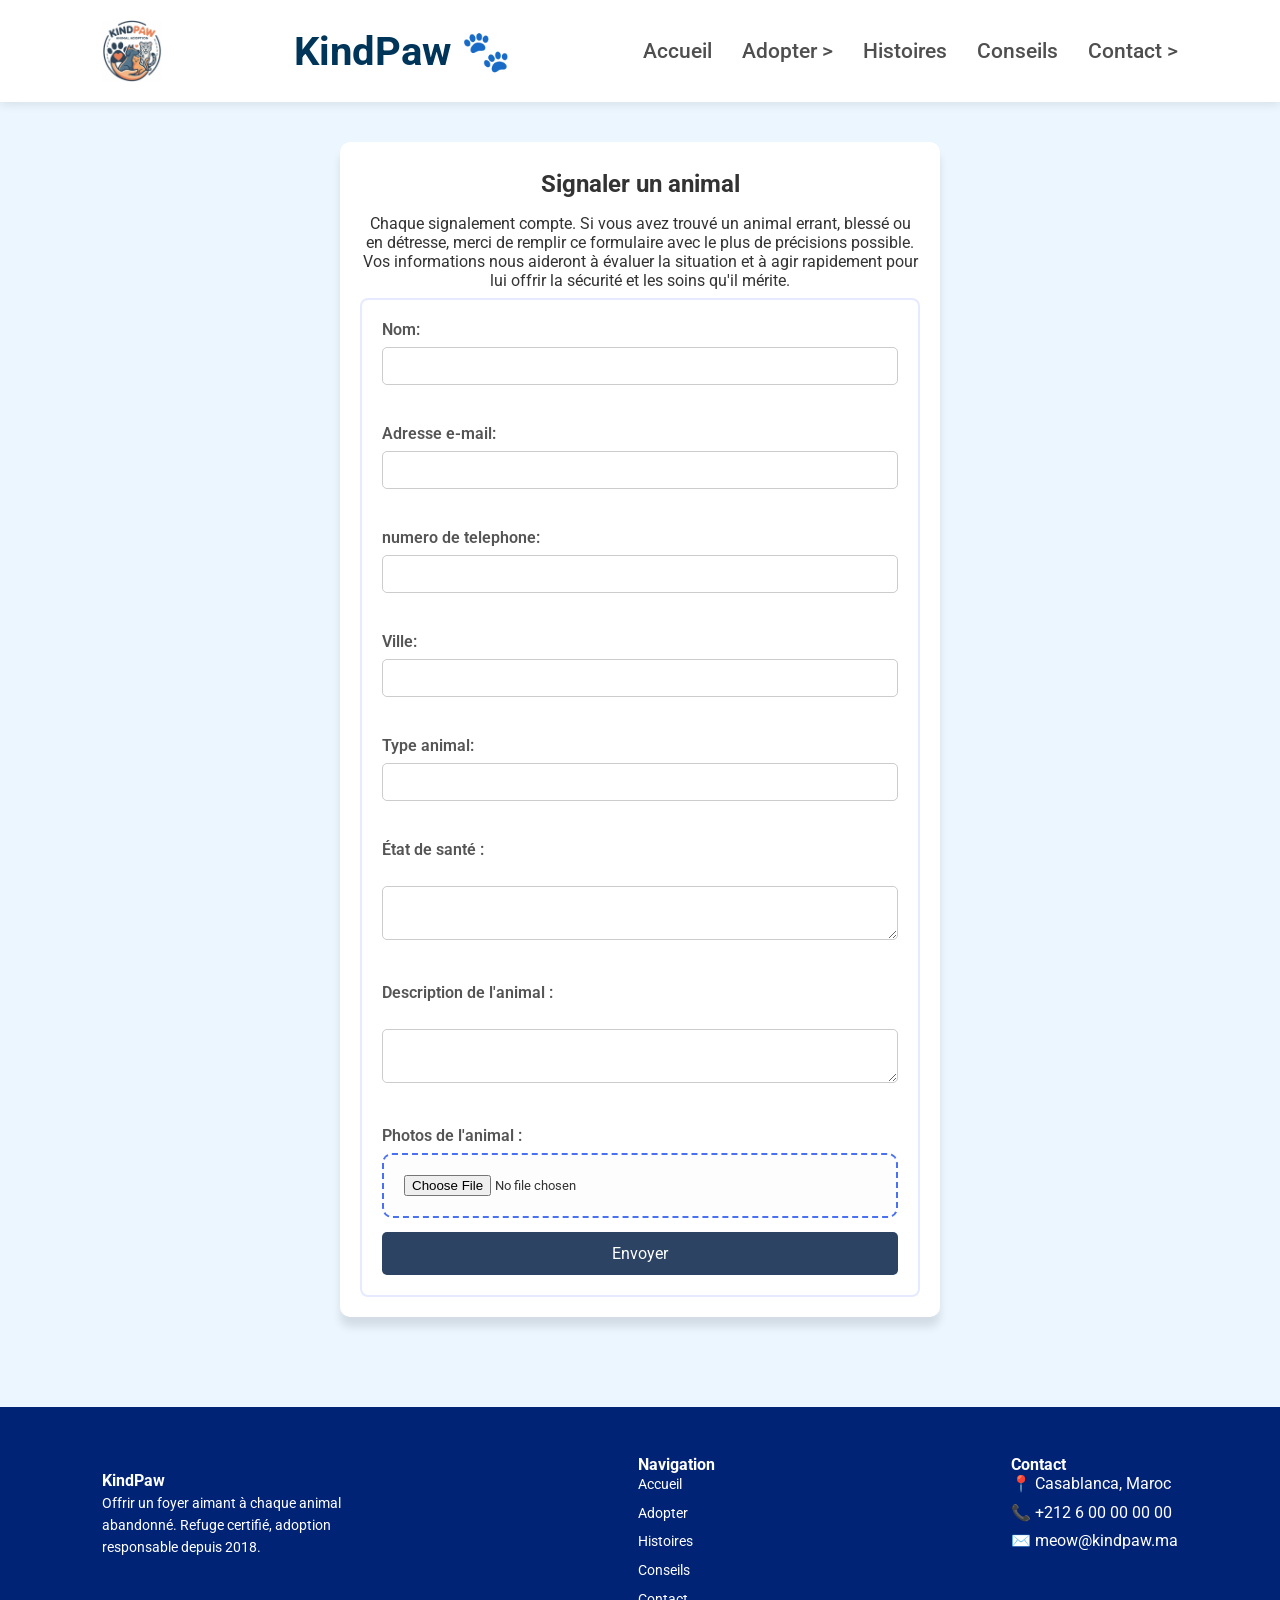
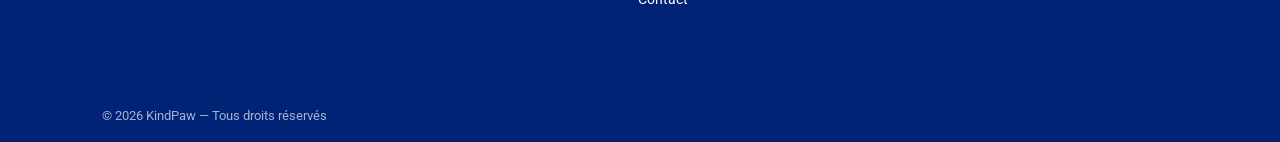
<file: HTML/inerPages/support.html>
<!DOCTYPE html>
<html lang="en">
<head>
    <meta charset="UTF-8">
    <title>KindPaw-Adoption</title>
    <link rel="stylesheet" href="../../CSS/style.css">
</head>
<body>
    <header>
        <img src= "../../logo1.png" alt="logo" >
        <h1 >KindPaw 🐾</h1>
        <div class="menu-toggle" id="mobile-menu">   <!--menu button -->
            <span class="bar"></span>
            <span class="bar"></span>
            <span class="bar"></span>
        </div>
        
        <nav id="nav-links">
            <ul type="" >
                <li class="dropdown">
                    <a href="../../index.html">Accueil</a>
                </li>
                <li class="dropdown">
                    <a href="#">Adopter ></a>
                    <ul class="dropdown-content">
                        <li><a href="../adoption.html">Adopter </a></li>
                        <li><a href="../../index.html">chat</a></li>
                        <li><a href="../../index.html">lappin</a></li>
                        <li><a href="../../index.html">tiger</a></li>
                        <li><a href="../../index.html">torture</a></li>
                    </ul>
                </li>
                <li class="dropdown">
                    <a href="../success.html">Histoires</a>
                </li>
                <li class="dropdown">
                    <a href="../conseils.html">Conseils</a>
                </li>
                <li class="dropdown">
                    <a href="#">Contact ></a>
                    <ul class="dropdown-content">
                        <li><a href="../contact.html">Contact </a></li>
                        <li><a href="faq.html">FAQ</a></li>
                        <li><a href="support.html">Signaler un animal</a></li>
                    </ul>
                </li>
            </ul>
        </nav>
    </header>
    <main>
        <section class="adopt-form">
            <p><h2>Signaler un animal</h2></p>
                <p>Chaque signalement compte. Si vous avez trouvé un animal errant, blessé ou en détresse,
                     merci de remplir ce formulaire avec le plus de précisions possible.
                      Vos informations nous aideront à évaluer la situation et à agir rapidement pour lui offrir la sécurité et les soins qu'il mérite.</p>
            <form action="" method="get" accept-charset="utf-8">
                <fieldset>                
                <!--Nom-->
                <label for="Nom">Nom:</label>
                <input type="text" id="Nom" class="cas" name="Nom" pattern="^[A-za-z]+(\s[A-za-z]+){0,2}$" maxlength="100" required><br><br>
                <!--Adresse e-mail -->
                <label for="email">Adresse e-mail:</label>
                <input type="email" id="email" class="cas" name="email" pattern=".@uca\.ac\.ma$"required><br><br>
                <!--numero de telephone-->
                <label for="number">numero de telephone:</label>
                <input type="number" id="number" class="cas" name="number" pattern="(^0[567]\d{8}$)|(^(\+212)[567]\d{8}$)"required><br><br>
                <!--ville-->
                <label for="Ville">Ville:</label>
                <input type="text" id="Ville" class="cas" name="Ville" pattern="^[A-za-z]+(\s[A-za-z]+){0,2}$" maxlength="100" required><br><br>
                
                <label for="petType">Type animal:</label>
                <input type="text" id="petType" class="cas" name="petType" pattern="^[A-za-z]+(\s[A-za-z]+){0,2}$" maxlength="100" required><br><br>

                <label for="etatS">État de santé :</label><br>
                <textarea id="desc" class="cas" name="etatS" maxlength="500"  ></textarea><br><br>

                
                <label for="desc">Description de l'animal :</label><br>
                <textarea id="desc" class="cas" name="desc" maxlength="500" ></textarea><br><br>
                 
                <label for="animal-photo">Photos de l'animal :</label>
                <input type="file" id="animal-photo" name="photo" accept="image/*" required>
                <button type="submit">Envoyer</button>
                </fieldset>
            </form>
        </section>
    </main>
    <script src="../../JS/menu.js"></script>
</body>
<footer>
        <div class="footer-top">
            <div class="footer-brand-desc">
                <p >
                    <h3><b>KindPaw</b></h3>
                    Offrir un foyer aimant à chaque animal abandonné.
                    Refuge certifié, adoption responsable depuis 2018.
                </p>
            </div>
            
            <div class="footer-links-group">
                <h4>Navigation</h4>
                <ul>
                    <li><a href="index.html">Accueil</a></li>
                    <li><a href="adoption.html">Adopter</a></li>
                    <li><a href="success.html">Histoires</a></li>
                    <li><a href="conseils.html">Conseils</a></li>
                    <li><a href="contact.html">Contact</a></li>
                </ul>
            </div>
            <div class="footer-links-group">
                <h4>Contact</h4>
                <ul>
                    <li>📍 Casablanca, Maroc</li>
                    <li>📞 +212 6 00 00 00 00</li>
                    <li>✉️ meow@kindpaw.ma</li>
                </ul>
            </div>
        </div>
        <div class="footer-bottom">
            <p>&copy; 2026 KindPaw — Tous droits réservés</p>
        </div>
</footer>
</html>
</file>
<file: CSS/style.css>
/* =============GLOBALE STYLES (HEADER-FOOTER)============= */
@import url('https://fonts.googleapis.com/css2?family=Roboto');
/* Paramètres Globaux */
* {
    margin: 0;
    padding: 0;
    box-sizing: border-box;
    font-family: Roboto, sans-serif;
}

body {
    display: flex;
    flex-direction: column;
    min-height: 100vh;
    margin: 0;
    background-color: #ebf6ff; /* Couleur de fond beige clair */
    color: #333333; /* Couleur du texte principale */
}
main {
    flex: 1;}
/*Style de l'En-tête (Navigation) */
header {
    display: flex;
    justify-content: space-between;
    align-items: center;
    padding: 20px 8%;
    background-color: white;
    box-shadow: 0 2px 10px rgba(0,0,0,0.1);
    flex-wrap: wrap;
}
header img {
    width: 60px;
    height: auto;
}
header h1 {
    font-size: 2.5rem;
    color: #00355a;
}

nav ul {
    display: flex;
    list-style: none;
    gap: 30px;
    flex-wrap: wrap;
}

nav ul li a {
    text-decoration: none;
    color: #4F4F4F;
    font-weight: 500;
    font-size: 1.3rem
}
header nav ul li a:hover {
    color: #00567e;}


.dropdown {
    position: relative;
    display: inline-block;
}
.dropdown-content {
    display: none; 
    position: absolute;
    background-color: white;
    min-width: 200px;
    box-shadow: 0px 8px 16px rgba(0,0,0,0.1);
    z-index: 100;
    border-radius: 8px;
    list-style: none;
    top: 100%;
    left: 0;
    padding: 15px;
}
.dropdown-content li a:hover {
    color: #91d1ff;
}
.dropdown:hover .dropdown-content {
    display: block;
}

/*menu button*/
.menu-toggle {
    display: none;
    flex-direction: column;
    cursor: pointer;
    gap: 5px;
}

.menu-toggle .bar {
    width: 25px;
    height: 3px;
    background-color: #00355a; 
    border-radius: 5px;
}
@media screen and (max-width: 768px) {
    header {
        padding: 15px 5%;
    }

    .menu-toggle {
        display: flex; /* button visible  */
    }

    /* nav {
        display: none; /* masque menu */
        /* width: 100%;} */ 

    nav {
        display: none; 
        flex-direction: column;
        width: 100%;
        position: absolute;
        top: 150px;  
        left: 0;
        background-color: white;
        z-index: 1000;
    }

    nav.active {
        display: flex !important; /* liens apparaitre lorsque on click */
    }

    nav ul {
        flex-direction: column; /* liens une sur l'autre */
        align-items: center;
        gap: 15px;
        padding: 20px 0;
        background-color: white;
        width: 100%;
        position: absolute;
        top: 80px; 
        left: 0;
        box-shadow: 0 5px 10px rgba(0,0,0,0.05);
    }

    /* pour ne depasse pas les cotés */
    .dropdown-content {
        position: static; 
        box-shadow: none;
        text-align: center;
        background-color: transparent;
    }
}
/* Pied de Page (Footer) */
footer {
    background: #002376;
    color: white;
    margin-top: 50px;
    display: block;
    position: relative;
    margin-bottom: 0;
}

.footer-top {
    display: flex;
    justify-content: space-between;
    align-items: flex-start;
    flex-wrap: wrap;
    gap: 40px;
    margin-bottom: 40px;
    padding: 3rem 8% 2rem;

}
.footer-brand-desc {
    font-size: 0.85rem;
    color: white;
    margin-top: 0.8rem;
    line-height: 1.6;
    max-width: 240px;
}

footer ul {
    list-style: none;
    flex-direction: row;

}

footer ul li {
    margin-bottom: 0.6rem;
}

footer a {
    color: white;
    text-decoration: none;
    font-size: 0.88rem;
    transition: color 0.2s;
}

footer a:hover {
    color: #53bfe2;
}
.footer-bottom {
    display: flex;
    justify-content: space-between;
    align-items: center;
    padding: 1.2rem 8%;
    font-size: 0.8rem;
    color: rgba(255, 255, 255, 0.65);
    flex-wrap: wrap;
    gap: 0.5rem;
}


/* =============HOME PAGE STYLES============= */
/* Section Hero (Mise en page Flexbox) */
.hero {
    display: flex;
    align-items: center;
    justify-content: space-between;
    padding: 80px 8%;
    min-height: 80vh;
    flex-wrap: wrap;
}

.first-text {
     flex: 1 1 300px;
}

.first-text h2 {
    font-size: 4rem;
    line-height: 1.1;
    margin-bottom: 25px;
    color: #00355a;
}

.first-text p {
    font-size: 1.2rem;
    margin-bottom: 40px;
    color: #4F4F4F;
    max-width: 450px;
}

/* Style du Bouton d'Action */
.btn-main {
    background-color: #2c4363;
    color: white;
    padding: 15px 35px;
    border-radius: 50px;
    text-decoration: none;
    font-weight: bold;
    display: inline-block;
}
.btn-main:hover {
    background: #53bfe2;
    border-color:  #2c4363 ;
    
}

/* 4. Section des Images Hero (Alignement à droite) */
.images-hero {
    padding-top: 20px;
    flex: 1 1 300px;
    display: flex;
    flex-direction: row;
    align-items: flex-end; /* Aligne les images vers la droite */
    gap: 20px;
    flex-wrap: wrap;
}

.images-hero img {
    width: clamp(120px, 10vw, 200px);
    height: auto;
    border-radius: 20px;
    box-shadow: 0 10px 20px rgba(0,0,0,0.05);
    transition: 0.3s ease-in-out;
    animation: float 3s ease-in-out infinite;
    flex-wrap: wrap;
}
 
.images-hero img:nth-child(2) {
    animation-delay: 0.5s;
}

.images-hero img:nth-child(3) {
    animation-delay: 1s;
}

@keyframes float {
    0% {
        transform: translateY(0px);
    }
    50% {
        transform: translateY(-15px);
    }
    100% {
        transform: translateY(0px);
    }
}
/*Cartes des Animaux (Section Adoption) */
.Cartes {
    padding: 50px 8%;
    display: flex;
    flex-direction: row;
    gap: 20px;
    justify-content: center;
    flex-wrap: wrap; /* Permet aux cartes de passer à la ligne suivante */
}
.Cartes h2 {
    width: 100%; 
    text-align: center; 
    margin-bottom: 30px;
}
.pet-card {
    background: white;
    display: flex;
    flex-direction: column;
    align-items: center;
    padding: 20px;
    border-radius: 20px;
    gap: 20px;
    width: auto;
    max-width: 400px;
    flex: 1 1 250px;
    box-shadow: 0 10px 30px rgba(0,0,0,0.08);
    transition: 0.3s;
    text-align: center;

}

.pet-image {
    border-radius: 15px;
    width: 100%;
    max-width: 220px;
}
.pet-card:hover {
    transform: translateY(-10px); /* Petit effet de lévitation au survol */
    background: #bad8ff;
    
}


.btn-adopt {
    display: inline-block;
    padding: 10px 20px;
    background-color: #2c4363; 
    color: #ffffff;
    text-decoration: none;
    border-radius: 25px; 
    font-weight: bold;
    margin-top: 15px;
    transition: 0.3s ease;
    border: none;
}

.btn-adopt:hover {
    background-color: #335888; 
    transform: scale(1.05); 
}
@media (max-width: 768px) {
    header {
        flex-direction: column;
        align-items: center;
        gap: 10px;
    }
    nav ul {
        flex-direction: column;
        align-items: center;
        gap: 15px;
    }

    .first-text h2 {
        font-size: 2rem;
    }
    .first-text p {
        font-size: 1rem;
    }

    .images-hero {
        justify-content: center;
    }

    .images-hero img {
        max-width: 100px;
    }
    
    .footer-top {
        flex-direction: column;
        align-items: center;
        text-align: center;
    }
}
/* =============ADOPTION PAGE STYLES (hero-cardes)============= */
/* --- Style de la section Introduction --- */
.adoption-intro {
    background-color: #f8fbfd;
    padding: 60px 20px;
    text-align: justify;
    border-bottom: 2px solid #eef2f5;
    
    
}

.intro-content h1 {
    color: #2c4363;
    font-size: 2.5rem;
    margin-bottom: 20px;
    text-align: center;
}

.intro-content p {
    color: #4F4F4F;
    max-width: 700px;
    margin: 0 auto 30px auto;
    font-size: 1.1rem;
    line-height: 1.6;
    text-align: justify;
}

/* --- Style des boutons de filtrage --- */
.filter-container {
    display: flex;
    justify-content: center;
    gap: 15px;
    margin-top: 20px;
}

.filter-btn {
    padding: 10px 25px;
    border: 2px solid #2c4363;
    background: transparent;
    color: #2c4363;
    border-radius: 20px;
    cursor: pointer;
    font-weight: bold;
    transition: all 0.3s ease;
}

/* État au survol et bouton actif */
.filter-btn:hover, .filter-btn.active {
    background-color: #2c4363;
    color: white;
}
                  /*form*/
.adopt-form {
    max-width: 600px;
    margin: 40px auto;
    padding: 20px;
    background-color: white;
    border-radius: 10px;
    box-shadow: 0 10px 8px rgba(0,0,0,0.1);
    font-family: Arial, sans-serif;
}
.adopt-form h2, .adopt-form p   {
    text-align: center;
    width: 100%;
    padding-bottom: 8px;

}
fieldset {
    border: 2px solid #e6eaff;
    border-radius: 8px;
    padding: 20px;
}
label {
    display: block;
    margin-bottom: 8px;
    font-weight: 600;
    color: #555;
}
.cas {
    width: 100%;
    padding: 10px;
    margin-bottom: 20px;
    border: 1px solid #ccc;
    border-radius: 5px;
    box-sizing: border-box;
    font-size: 14px;
}
.cas:focus{
    border-color: #4CAF50;
    box-shadow: 0 0 10px rgba(76, 175, 80, 0.5);
    outline: none;
    transition: 0.3s;
}
#newsletter {
    width: auto;
    margin-right: 10px;
    margin-bottom: 0;
}

.adopt-form label[for="newsletter"] {
    display: inline-block;
    vertical-align: middle;
}
button[type="submit"] {
    background-color: #2c4363;
    color: white;
    padding: 12px 20px;
    border: none;
    border-radius: 5px;
    cursor: pointer;
    font-size: 16px;
    width: 100%;
    transition: background 0.3s ease;
}

button[type="submit"]:hover {
    background-color: #53bfe2;
}

@media (max-width: 768px) {
    .filter-container {
        flex-wrap: wrap;
        gap: 10px;
    }

    .filter-btn {
        flex: 1 1 40%;
        text-align: center;
    }

    .adopt-form {
        margin: 20px;
        padding: 15px;
    }

    .pet-card {
        flex: 1 1 100%;
        max-width: 100%;
    }
}
/* =============STORIES PAGE STYLES ============= */
/* Activation du défilement fluide pour la navigation interne */
html {
    scroll-behavior: smooth;
}

.main-storyPage {
    max-width: 850px; /* Largeur optimale pour le confort de lecture */
    margin: 40px auto;
    padding: 20px;
    font-family: 'Helvetica Neue', Arial, sans-serif;
    color: #444;
}

/* --- Sommaire de navigation (Table des matières) --- */
.main-storyPage ul {
    background-color: #f0f7ff;
    padding: 25px 50px;
    border-radius: 15px;
    list-style-type: none; /* Design moderne sans puces classiques */
    margin-bottom: 60px;
    box-shadow: inset 5px 0 0 #2c4363; /* Bordure décorative aux couleurs de KindPaw */
}

.main-storyPage ul li {
    margin-bottom: 12px;
}

.main-storyPage ul li a {
    text-decoration: none;
    color: #2c4363;
    font-weight: 600;
    font-size: 1.1rem;
    transition: all 0.3s ease;
}

.main-storyPage ul li a:hover {
    color: #91d1ff; /* Changement de couleur au survol */
    padding-left: 10px; /* Petit effet de mouvement */
}

/* --- Mise en page des sections d'articles --- */
.main-storyPage section {
    margin-bottom: 60px; /* Grand espace pour isoler chaque récit */
    text-align: center;
}

.main-storyPage h3 {
    color: #2c4363;
    font-size: clamp(1.5rem, 4vw, 2.2rem);
    margin-bottom: 25px;
    text-align: left;
}

/* --- Style des images de récits --- */
.main-storyPage section img {
    width: 100%; /* L'image occupe toute la largeur disponible */
    aspect-ratio: 16 / 9;
    object-fit: cover; /* Recadrage intelligent sans déformation */
    border-radius: 12px;
    margin-bottom: 30px;
    box-shadow: 0 10px 20px rgba(0,0,0,0.1); /* Ombre portée pour donner du relief */
}

.main-storyPage p {
    font-size: 1.2rem;
    line-height: 1.9;
    color: #555;
    text-align: justify; /* Justification du texte pour un aspect éditorial */
    margin-bottom: 30px;
}

/* --- Lien de retour vers le haut de page --- */
.main-storyPage a[href="#top"] {
    display: inline-block;
    margin-top: 10px;
    color: #2c4363;
    text-decoration: none;
    font-weight: bold;
    font-size: 0.9rem;
    padding: 8px 20px;
    border: 2px solid #2c4363;
    border-radius: 25px;
    transition: 0.3s;
}

.main-storyPage a[href="#top"]:hover {
    background-color: #2c4363;
    color: #fff;
}
@media (max-width: 768px) {
    .main-storyPage ul {
        padding: 20px;
    }
}
@media (max-width: 768px) {
    .main-storyPage {
        padding: 15px;
    }

    .main-storyPage p {
        font-size: 1rem;
    }
}
/* =============TIPS PAGE STYLES ============= */

.tips-page {
    padding: 60px 10%;
    background-color: #ebf6ff;
}

.tips-hero {
    text-align: center;
    margin-bottom: 50px;
}

.tips-hero h1 {
    color: #2c4363;
    font-size: clamp(1.8rem, 5vw, 2.5rem);
}


.tips-container {
    display: grid;
    grid-template-columns: repeat(auto-fit, minmax(250px, 1fr));
    gap: 30px;
}

.tip-box {
    background: white;
    padding: 40px 30px;
    border-radius: 20px;
    text-align: center;
    box-shadow: 0 10px 30px rgba(0,0,0,0.05);
    transition: transform 0.3s ease, border-top 0.3s ease;
    border-top: 5px solid transparent;
}

.tip-box:hover {
    transform: translateY(-10px);
    border-top: 5px solid #53e8ff;
    background-color:rgb(246, 253, 255) ;
}
.tip-box:active {
    transform: scale(0.97);
}

.tip-box:focus {
    outline: 2px solid #53e8ff;
}
.tip-icon {
    font-size: 3rem;
    margin-bottom: 20px;
}

.tip-box h3 {
    color: #2c4363;
    margin-bottom: 15px;
    font-size: 1.4rem;
}

.tip-box p {
    color: #666;
    line-height: 1.6;
    font-size: 1rem;
}
.tips-a{
    text-decoration: none;
}

@media (max-width: 768px) {
    .tips-page {
        padding: 40px 5%;
    }

    .tip-box {
        padding: 25px 20px;
    }
}
/* =============CONTACT STYLES ============= */
.contact-section {
    padding: 80px 10%;
    background-color: #ebf6ff;
}

.contact-container {
    display: flex;
    gap: 50px;
    align-items: flex-start;
}

/* à gauche*/
.contact-info {
    flex: 1; 
}

.sub-title {
    color: #888;
    font-size: 0.8rem;
    letter-spacing: 2px;
    font-weight: bold;
}

.main-title {
    color: #002878; 
    font-size: 3rem;
    margin: 10px 0 30px;
}

.description {
    color: #555;
    line-height: 1.6;
    margin-bottom: 40px;
}


.info-grid {
    display: grid;
    grid-template-columns: 1fr 1fr;
    gap: 30px;
    margin-bottom: 30px;
}

.info-item h4, .address-section h4 {
    color: #888;
    font-size: 0.75rem;
    margin-bottom: 5px;
    letter-spacing: 1px;
}

.info-item p, .address-section p {
    color: #1c00ba;
    font-weight: 500;
}

/*à droit*/
.contact-map {
    flex: 1;
    height: 450px;
}

/* Responsive: */
@media (max-width: 992px) {
    .contact-container {
        flex-direction: column;
    }
    .contact-map {
        width: 100%;
    }
}
/* =============FAQ STYLE ============= */
/* ── FAQ Wrapper ── */
.faq-wrapper {
  display: flex;
  gap: 4rem;
  padding: 3.5rem 3rem;
  max-width: 1100px;
  margin: 0 auto;
  align-items: flex-start;
}

/* ── Colonne gauche ── */
.faq-left {
  flex: 0 0 340px;
}

.faq-left h2 {
  font-family: Georgia, serif;
  font-size: 2.1rem;
  font-weight: 700;
  color: #1a1a1a;
  line-height: 1.2;
  margin-bottom: 1rem;
}

.faq-left p {
  font-family: Arial, sans-serif;
  font-size: 0.92rem;
  color: #555;
  line-height: 1.65;
}

.faq-left a {
  color: #001b7e;
  text-decoration: none;
}

.faq-left a:hover {
  text-decoration: underline;
}

/* ── Colonne droite ── */
.faq-right {
  flex: 1;
  border: 1px solid #ddd;
}

/* ── Item ── */
.faq-item {
  border-bottom: 1px solid #ddd;
}

.faq-q:hover {
  background-color: #f8fbff;
}

.faq-item:last-child {
  border-bottom: none;
}

.faq-q {
  display: flex;
  align-items: center;
  gap: 0.75rem;
  padding: 1.1rem 1.3rem;
  cursor: pointer;
  user-select: none;
}
 
.faq-plus {
  color: #0009b1;
  font-size: 1.2rem;
  font-weight: 700;
  line-height: 1;
  flex-shrink: 0;
  transition: transform 0.25s;
}

.faq-item.open .faq-plus {
  transform: rotate(45deg);
}

.faq-q .label {
  font-family: Arial, sans-serif;
  font-size: 0.95rem;
  font-weight: 700;
  color: #0009b1;
}

.faq-a {
  max-height: 0;
  overflow: hidden;
  transition: max-height 0.35s ease;
}


.faq-item.open .faq-a {
  max-height: 400px;
}

.faq-a-inner {
  padding: 0.2rem 1.3rem 1.2rem 2.8rem;
  font-family: Arial, sans-serif;
  font-size: 0.88rem;
  color: #444;
  line-height: 1.7;
  border-top: 1px solid #ddd;
}

/* ── Responsive ── */
@media (max-width: 680px) {
  .faq-wrapper {
    flex-direction: column;
    gap: 2rem;
    padding: 2rem 1.2rem;
  }

  .faq-left {
    flex: unset;
  }
}
/* =============SUPPORT STYLE ============= */
/*formulaire est déja pret, on ajout l'input de l'image*/
input[type="file"] {
    background: #fdfdfd;
    border: 2px dashed #4a71f2;
    padding: 20px;
    border-radius: 10px;
    cursor: pointer;
    width: 100%;
    margin-bottom: 14px;
}

input[type="file"]:hover {
    background: #fff5ed;
}
</file>
